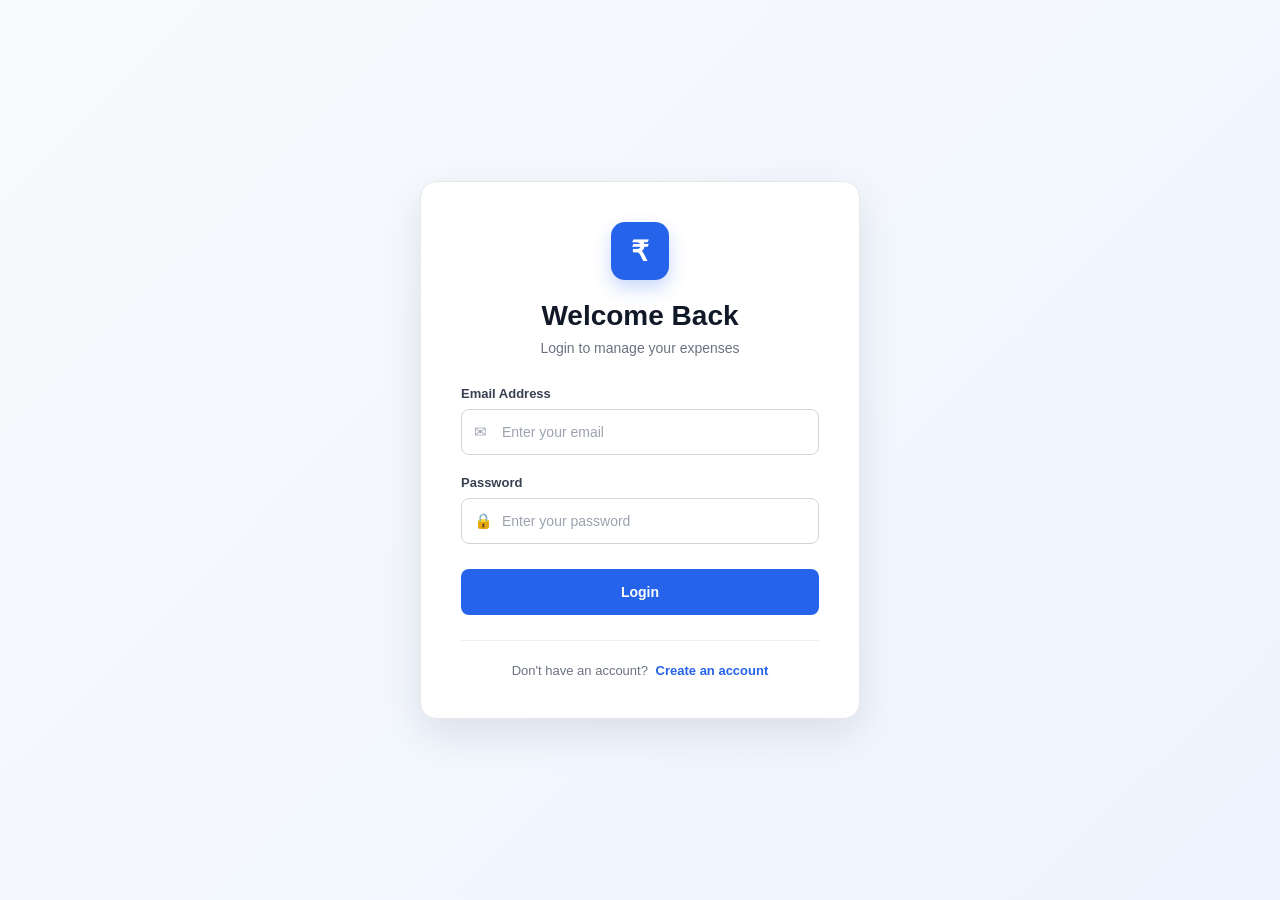
<file: frontend/index.html>
<!DOCTYPE html>
<html lang="en">

<head>

    <meta charset="UTF-8">

    <meta
        name="viewport"
        content="width=device-width, initial-scale=1.0"
    >

    <title>Expense Tracker</title>

</head>

<body>

    <script>

        const token = localStorage.getItem("access_token");

        if (token) {

            window.location.href = "dashboard.html";

        } else {

            window.location.href = "login.html";

        }

    </script>

</body>

</html>
</file>
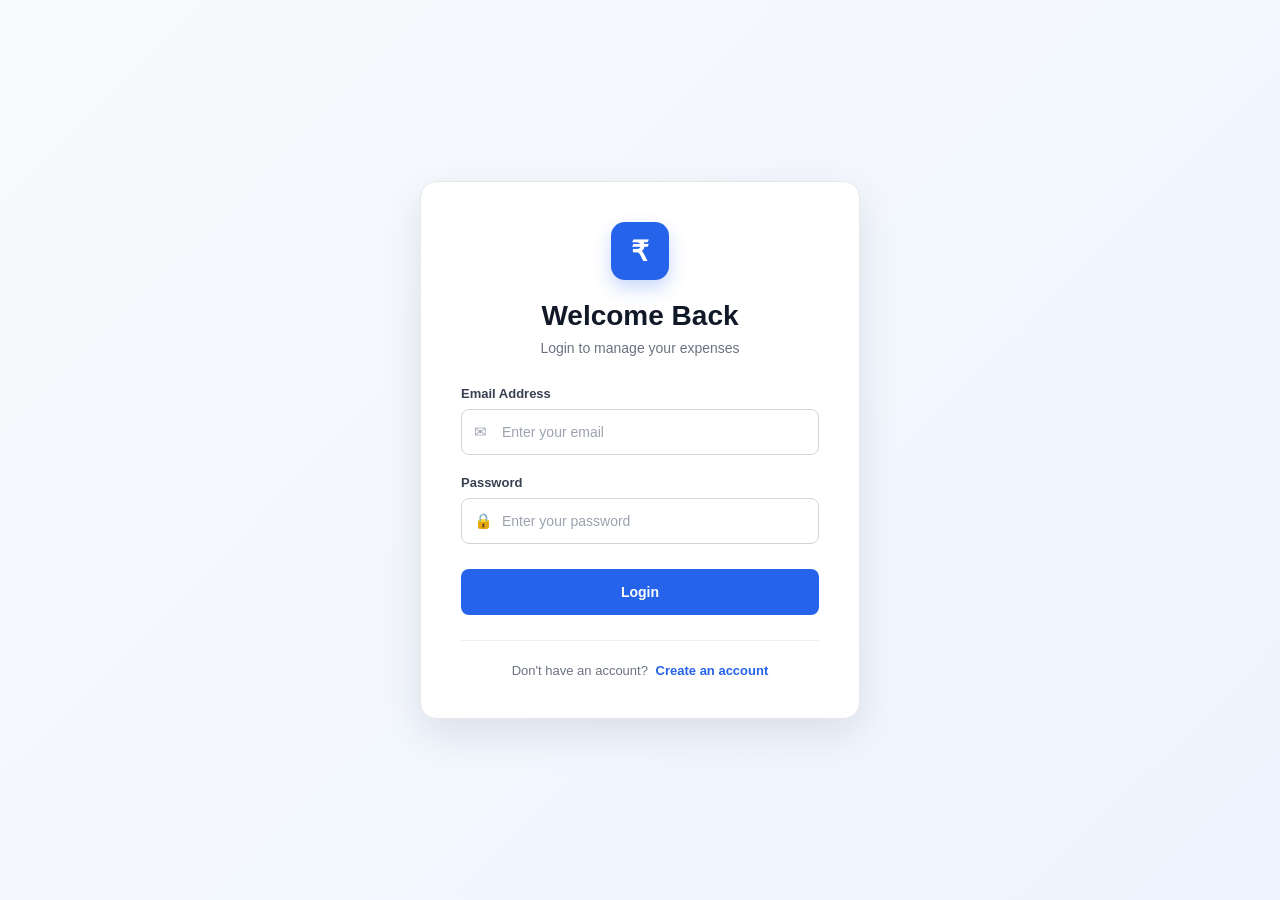
<file: frontend/dashboard.html>
<!DOCTYPE html>
<html lang="en">

<head>

    <meta charset="UTF-8">

    <meta
        name="viewport"
        content="width=device-width, initial-scale=1.0"
    >

    <title>Expense Tracker - Dashboard</title>

    <link
        rel="stylesheet"
        href="css/style.css"
    >

</head>

<body>

    <!-- =========================
         NAVBAR
    ========================== -->

    <nav class="navbar">

        <div class="navbar-content">

            <div class="brand">

                <div class="brand-icon">
                    ₹
                </div>

                <div>

                    <h2>
                        Expense Tracker
                    </h2>

                    <span>
                        Personal Finance
                    </span>

                </div>

            </div>


            <button
                id="logoutBtn"
                class="logout-btn"
            >
                Logout
            </button>

        </div>

    </nav>


    <!-- =========================
         MAIN DASHBOARD
    ========================== -->

    <main class="dashboard-container">


        <!-- =========================
             HEADER
        ========================== -->

        <section class="dashboard-header">

            <div>

                <h1>
                    Dashboard
                </h1>

                <p>
                    Track, manage and analyze your expenses.
                </p>

            </div>


            <button
                id="showExpenseBtn"
                class="add-expense-top-btn"
                type="button"
            >
                + Add Expense
            </button>

        </section>


        <!-- =========================
             SUMMARY CARDS
        ========================== -->

        <section class="summary-container">


            <div class="summary-card">

                <div class="summary-icon">
                    ₹
                </div>

                <div>

                    <p class="summary-label">
                        Total Expenses
                    </p>

                    <h2 id="totalExpenses">
                        ₹0
                    </h2>

                </div>

            </div>


            <div class="summary-card">

                <div class="summary-icon">
                    #
                </div>

                <div>

                    <p class="summary-label">
                        Number of Expenses
                    </p>

                    <h2 id="expenseCount">
                        0
                    </h2>

                </div>

            </div>


        </section>


        <!-- =========================
             ADD EXPENSE FORM
        ========================== -->

        <section
            id="expenseFormSection"
            class="card expense-form-card hidden"
        >

            <div class="card-header">

                <div>

                    <h2>
                        Add New Expense
                    </h2>

                    <p>
                        Enter the details of your expense.
                    </p>

                </div>

            </div>


            <form id="expenseForm">

                <div class="form-row">


                    <div class="form-group">

                        <label for="title">
                            Title
                        </label>

                        <input
                            type="text"
                            id="title"
                            placeholder="e.g. Lunch"
                            required
                        >

                    </div>


                    <div class="form-group">

                        <label for="amount">
                            Amount
                        </label>

                        <div class="amount-input">

                            <span>
                                ₹
                            </span>

                            <input
                                type="number"
                                id="amount"
                                placeholder="0"
                                min="1"
                                required
                            >

                        </div>

                    </div>


                    <div class="form-group">

                        <label for="category">
                            Category
                        </label>

                        <select
                            id="category"
                            required
                        >

                            <option value="">
                                Select category
                            </option>

                            <option value="Food">
                                Food
                            </option>

                            <option value="Travel">
                                Travel
                            </option>

                            <option value="Shopping">
                                Shopping
                            </option>

                            <option value="Bills">
                                Bills
                            </option>

                            <option value="Education">
                                Education
                            </option>

                            <option value="Entertainment">
                                Entertainment
                            </option>

                            <option value="Health">
                                Health
                            </option>

                            <option value="Other">
                                Other
                            </option>

                        </select>

                    </div>


                </div>


                <div class="form-actions">

                    <button
                        type="submit"
                        class="btn primary-btn"
                    >
                        Add Expense
                    </button>


                    <button
                        type="button"
                        id="cancelExpenseBtn"
                        class="btn secondary-btn"
                    >
                        Cancel
                    </button>

                </div>

            </form>

        </section>


        <!-- =========================
             EXPENSES
        ========================== -->

        <section class="card">


            <div class="card-header expense-list-header">

                <div>

                    <h2>
                        My Expenses
                    </h2>

                    <p>
                        View and manage your recent transactions.
                    </p>

                </div>

            </div>


            <!-- =========================
                 SEARCH / FILTER
            ========================== -->

            <div class="filter-container">


                <div class="search-box">

                    <span class="search-icon">
                        🔍
                    </span>

                    <input
                        type="text"
                        id="search"
                        placeholder="Search expenses..."
                    >

                </div>


                <select
                    id="filterCategory"
                    class="category-filter"
                >

                    <option value="">
                        All Categories
                    </option>

                    <option value="Food">
                        Food
                    </option>

                    <option value="Travel">
                        Travel
                    </option>

                    <option value="Shopping">
                        Shopping
                    </option>

                    <option value="Bills">
                        Bills
                    </option>

                    <option value="Education">
                        Education
                    </option>

                    <option value="Entertainment">
                        Entertainment
                    </option>

                    <option value="Health">
                        Health
                    </option>

                    <option value="Other">
                        Other
                    </option>

                </select>


                <button
                    id="searchBtn"
                    class="btn primary-btn search-btn"
                    type="button"
                >
                    Search
                </button>

            </div>


            <!-- =========================
                 EXPENSE LIST
            ========================== -->

            <div
                id="expenseList"
                class="expense-list"
            >

                <div class="loading">
                    Loading expenses...
                </div>

            </div>


            <!-- =========================
                 PAGINATION
            ========================== -->

            <div class="pagination">

                <button
                    id="prevBtn"
                    class="pagination-btn"
                    disabled
                >
                    ← Previous
                </button>


                <div
                    id="pageNumber"
                    class="page-number"
                >
                    Page 1
                </div>


                <button
                    id="nextBtn"
                    class="pagination-btn"
                    disabled
                >
                    Next →
                </button>

            </div>


        </section>


    </main>


    <script src="js/api.js"></script>

    <script src="js/dashboard.js"></script>


    <!-- =========================
         ADD EXPENSE UI
    ========================== -->

    <script>

        const showExpenseBtn =
            document.getElementById(
                "showExpenseBtn"
            );

        const cancelExpenseBtn =
            document.getElementById(
                "cancelExpenseBtn"
            );

        const expenseFormSection =
            document.getElementById(
                "expenseFormSection"
            );


        showExpenseBtn.addEventListener(
            "click",
            function () {

                expenseFormSection.classList.remove(
                    "hidden"
                );

                expenseFormSection.scrollIntoView({
                    behavior: "smooth",
                    block: "start"
                });

            }
        );


        cancelExpenseBtn.addEventListener(
            "click",
            function () {

                expenseFormSection.classList.add(
                    "hidden"
                );

                document
                    .getElementById("expenseForm")
                    .reset();

            }
        );

    </script>

</body>

</html>
</file>
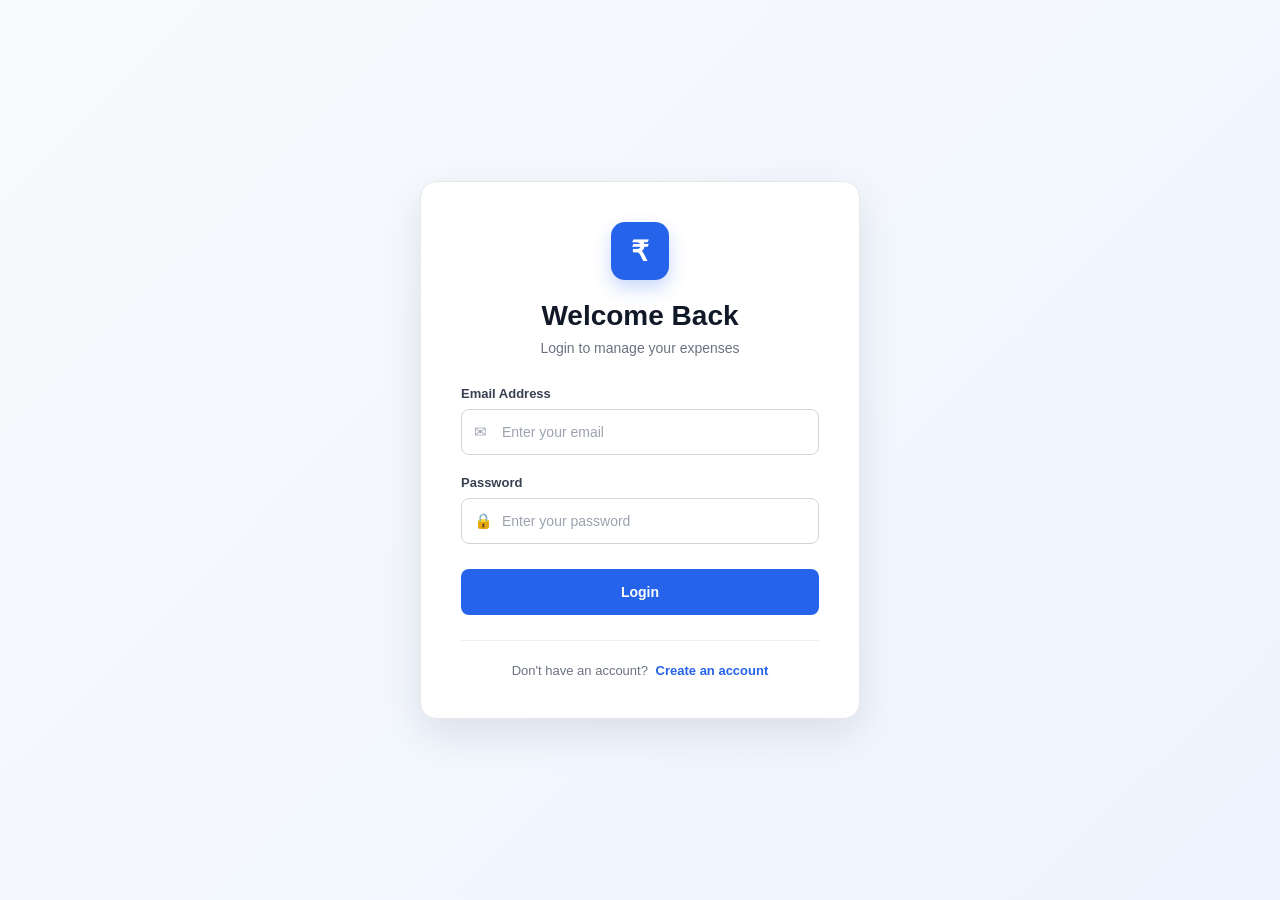
<file: frontend/login.html>
<!DOCTYPE html>
<html lang="en">

<head>

    <meta charset="UTF-8">

    <meta
        name="viewport"
        content="width=device-width, initial-scale=1.0"
    >

    <title>Expense Tracker - Login</title>

    <link
        rel="stylesheet"
        href="css/style.css"
    >

</head>

<body class="auth-page">

    <!-- =========================
         AUTH CONTAINER
    ========================== -->

    <div class="auth-container">

        <div class="auth-card">


            <!-- =========================
                 LOGO
            ========================== -->

            <div class="auth-logo">

                <div class="auth-logo-icon">
                    ₹
                </div>

            </div>


            <!-- =========================
                 HEADING
            ========================== -->

            <div class="auth-header">

                <h1>
                    Welcome Back
                </h1>

                <p>
                    Login to manage your expenses
                </p>

            </div>


            <!-- =========================
                 LOGIN FORM
            ========================== -->

            <form id="loginForm">


                <!-- EMAIL -->

                <div class="form-group">

                    <label for="email">
                        Email Address
                    </label>

                    <div class="input-wrapper">

                        <span class="input-icon">
                            ✉
                        </span>

                        <input
                            type="email"
                            id="email"
                            placeholder="Enter your email"
                            autocomplete="email"
                            required
                        >

                    </div>

                </div>


                <!-- PASSWORD -->

                <div class="form-group">

                    <label for="password">
                        Password
                    </label>

                    <div class="input-wrapper">

                        <span class="input-icon">
                            🔒
                        </span>

                        <input
                            type="password"
                            id="password"
                            placeholder="Enter your password"
                            autocomplete="current-password"
                            required
                        >

                    </div>

                </div>


                <!-- LOGIN BUTTON -->

                <button
                    type="submit"
                    class="auth-btn"
                >
                    Login
                </button>


            </form>


            <!-- =========================
                 REGISTER LINK
            ========================== -->

            <div class="auth-footer">

                <span>
                    Don't have an account?
                </span>

                <a href="register.html">
                    Create an account
                </a>

            </div>


        </div>

    </div>


    <script src="js/api.js"></script>

    <script src="js/auth.js"></script>

</body>

</html>
</file>
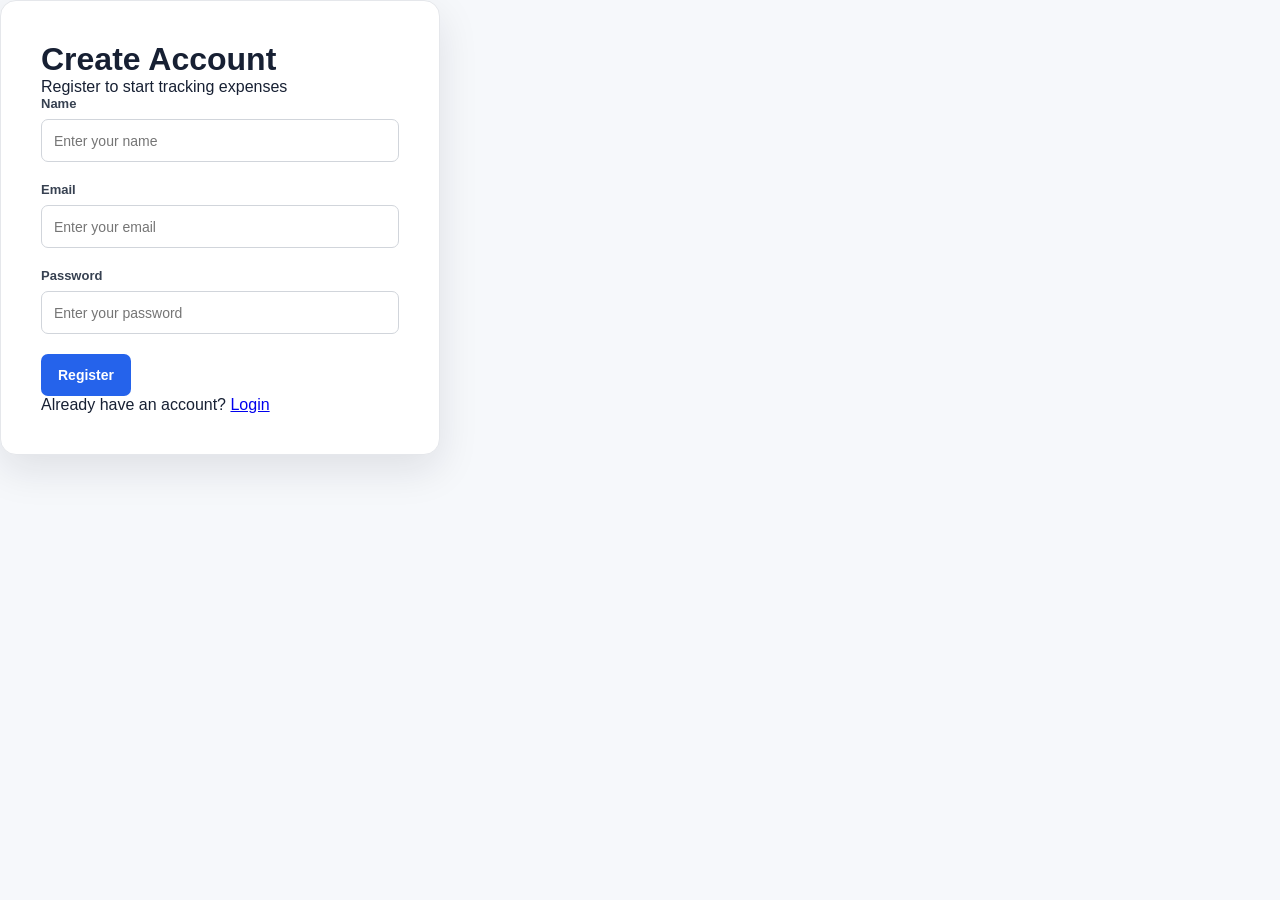
<file: frontend/register.html>
<!DOCTYPE html>
<html lang="en">

<head>

    <meta charset="UTF-8">

    <meta name="viewport" content="width=device-width, initial-scale=1.0">

    <title>Expense Tracker - Register</title>

    <link rel="stylesheet" href="css/style.css">

</head>

<body>

    <div class="auth-container">

        <div class="auth-card">

            <h1>Create Account</h1>

            <p class="auth-subtitle">
                Register to start tracking expenses
            </p>

            <form id="registerForm">

                <div class="form-group">

                    <label for="name">
                        Name
                    </label>

                    <input
                        type="text"
                        id="name"
                        placeholder="Enter your name"
                        required
                    >

                </div>

                <div class="form-group">

                    <label for="email">
                        Email
                    </label>

                    <input
                        type="email"
                        id="email"
                        placeholder="Enter your email"
                        required
                    >

                </div>

                <div class="form-group">

                    <label for="password">
                        Password
                    </label>

                    <input
                        type="password"
                        id="password"
                        placeholder="Enter your password"
                        required
                    >

                </div>

                <button
                    type="submit"
                    class="btn primary-btn"
                >
                    Register
                </button>

            </form>

            <p class="auth-link">

                Already have an account?

                <a href="login.html">
                    Login
                </a>

            </p>

        </div>

    </div>

    <script src="js/api.js"></script>
    <script src="js/auth.js"></script>

</body>

</html>
</file>
<file: frontend/css/style.css>
/* =========================
   GLOBAL
========================= */

* {
    margin: 0;
    padding: 0;
    box-sizing: border-box;
}


body {

    font-family:
        Inter,
        Arial,
        Helvetica,
        sans-serif;

    background: #f6f8fb;

    color: #172033;

    min-height: 100vh;

}


/* =========================
   NAVBAR
========================= */

.navbar {

    background: #111827;

    color: white;

    box-shadow:
        0 2px 10px rgba(0, 0, 0, 0.08);

}


.navbar-content {

    max-width: 1200px;

    margin: auto;

    padding: 15px 24px;

    display: flex;

    justify-content: space-between;

    align-items: center;

}


.brand {

    display: flex;

    align-items: center;

    gap: 12px;

}


.brand-icon {

    width: 40px;

    height: 40px;

    border-radius: 10px;

    background: #2563eb;

    display: flex;

    align-items: center;

    justify-content: center;

    font-size: 20px;

    font-weight: bold;

}


.brand h2 {

    font-size: 19px;

    line-height: 1.2;

}


.brand span {

    display: block;

    color: #9ca3af;

    font-size: 12px;

    margin-top: 2px;

}


/* =========================
   LOGOUT
========================= */

.logout-btn {

    border: none;

    background: #ef4444;

    color: white;

    padding: 9px 17px;

    border-radius: 7px;

    cursor: pointer;

    font-size: 14px;

    font-weight: 600;

    transition: 0.2s;

}


.logout-btn:hover {

    background: #dc2626;

}


/* =========================
   DASHBOARD
========================= */

.dashboard-container {

    max-width: 1200px;

    margin: auto;

    padding: 35px 24px 50px;

}


/* =========================
   DASHBOARD HEADER
========================= */

.dashboard-header {

    display: flex;

    justify-content: space-between;

    align-items: center;

    margin-bottom: 25px;

}


.dashboard-header h1 {

    font-size: 30px;

    margin-bottom: 6px;

    color: #111827;

}


.dashboard-header p {

    color: #6b7280;

    font-size: 14px;

}


.add-expense-top-btn {

    border: none;

    background: #2563eb;

    color: white;

    padding: 11px 18px;

    border-radius: 7px;

    cursor: pointer;

    font-size: 14px;

    font-weight: 600;

    transition: 0.2s;

}


.add-expense-top-btn:hover {

    background: #1d4ed8;

}


/* =========================
   SUMMARY
========================= */

.summary-container {

    display: grid;

    grid-template-columns:
        repeat(2, 1fr);

    gap: 20px;

    margin-bottom: 25px;

}


.summary-card {

    background: white;

    border: 1px solid #e5e7eb;

    border-radius: 12px;

    padding: 22px;

    display: flex;

    align-items: center;

    gap: 16px;

    box-shadow:
        0 2px 8px
        rgba(15, 23, 42, 0.04);

}


.summary-icon {

    width: 48px;

    height: 48px;

    border-radius: 10px;

    background: #eff6ff;

    color: #2563eb;

    display: flex;

    align-items: center;

    justify-content: center;

    font-size: 21px;

    font-weight: bold;

}


.summary-label {

    color: #6b7280;

    font-size: 13px;

    margin-bottom: 5px;

}


.summary-card h2 {

    font-size: 25px;

    color: #111827;

}


/* =========================
   CARD
========================= */

.card {

    background: white;

    border: 1px solid #e5e7eb;

    border-radius: 12px;

    padding: 25px;

    margin-bottom: 25px;

    box-shadow:
        0 2px 8px
        rgba(15, 23, 42, 0.04);

}


.card-header {

    margin-bottom: 22px;

}


.card-header h2 {

    font-size: 19px;

    color: #111827;

    margin-bottom: 5px;

}


.card-header p {

    color: #6b7280;

    font-size: 13px;

}


.hidden {

    display: none;

}


/* =========================
   FORM
========================= */

.form-row {

    display: grid;

    grid-template-columns:
        1fr 1fr 1fr;

    gap: 20px;

}


.form-group {

    margin-bottom: 10px;

}


.form-group label {

    display: block;

    font-size: 13px;

    font-weight: 600;

    color: #374151;

    margin-bottom: 7px;

}


.form-group input,
.form-group select,
.category-filter {

    width: 100%;

    height: 43px;

    border: 1px solid #d1d5db;

    border-radius: 7px;

    padding: 0 12px;

    background: white;

    color: #111827;

    font-size: 14px;

    outline: none;

    transition: 0.2s;

}


.form-group input:focus,
.form-group select:focus,
.category-filter:focus {

    border-color: #2563eb;

    box-shadow:
        0 0 0 3px
        rgba(37, 99, 235, 0.1);

}


/* =========================
   AMOUNT
========================= */

.amount-input {

    position: relative;

}


.amount-input span {

    position: absolute;

    left: 12px;

    top: 50%;

    transform: translateY(-50%);

    color: #6b7280;

    font-weight: 600;

}


.amount-input input {

    padding-left: 30px;

}


/* =========================
   FORM BUTTONS
========================= */

.form-actions {

    display: flex;

    gap: 10px;

    margin-top: 15px;

}


.btn {

    height: 42px;

    border: none;

    border-radius: 7px;

    padding: 0 17px;

    cursor: pointer;

    font-size: 14px;

    font-weight: 600;

    transition: 0.2s;

}


.primary-btn {

    background: #2563eb;

    color: white;

}


.primary-btn:hover {

    background: #1d4ed8;

}


.secondary-btn {

    background: #f3f4f6;

    color: #374151;

    border: 1px solid #d1d5db;

}


.secondary-btn:hover {

    background: #e5e7eb;

}


/* =========================
   FILTER
========================= */

.filter-container {

    display: grid;

    grid-template-columns:
        1fr 190px auto;

    gap: 12px;

    margin-bottom: 22px;

}


.search-box {

    position: relative;

}


.search-box input {

    width: 100%;

    height: 42px;

    border: 1px solid #d1d5db;

    border-radius: 7px;

    padding:
        0 12px 0 38px;

    font-size: 14px;

    outline: none;

}


.search-box input:focus {

    border-color: #2563eb;

    box-shadow:
        0 0 0 3px
        rgba(37, 99, 235, 0.1);

}


.search-icon {

    position: absolute;

    left: 12px;

    top: 50%;

    transform: translateY(-50%);

    font-size: 14px;

    color: #6b7280;

}


.category-filter {

    height: 42px;

}


.search-btn {

    height: 42px;

}


/* =========================
   EXPENSE TABLE
========================= */

.expense-list {

    overflow-x: auto;

}


.expense-table {

    width: 100%;

    border-collapse: collapse;

}


.expense-table th {

    background: #f8fafc;

    color: #64748b;

    font-size: 12px;

    text-transform: uppercase;

    letter-spacing: 0.4px;

    text-align: left;

    padding: 13px 15px;

    border-bottom:
        1px solid #e5e7eb;

}


.expense-table td {

    padding: 15px;

    border-bottom:
        1px solid #eef0f3;

    font-size: 14px;

    color: #374151;

}


.expense-table tbody tr:hover {

    background: #f8fafc;

}


.expense-table td:nth-child(2) {

    font-weight: 700;

    color: #111827;

}


/* =========================
   CATEGORY BADGE
========================= */

.expense-table td:nth-child(3) {

    font-weight: 600;

}


/* =========================
   EDIT BUTTON
========================= */

.edit-btn {

    background: #eff6ff;

    color: #2563eb;

    border: 1px solid #bfdbfe;

    padding: 7px 12px;

    border-radius: 6px;

    cursor: pointer;

    font-size: 12px;

    font-weight: 600;

    margin-right: 6px;

}


.edit-btn:hover {

    background: #dbeafe;

}


/* =========================
   DELETE BUTTON
========================= */

.delete-btn {

    background: #fef2f2;

    color: #dc2626;

    border: 1px solid #fecaca;

    padding: 7px 12px;

    border-radius: 6px;

    cursor: pointer;

    font-size: 12px;

    font-weight: 600;

}


.delete-btn:hover {

    background: #fee2e2;

}


/* =========================
   PAGINATION
========================= */

.pagination {

    display: flex;

    justify-content: center;

    align-items: center;

    gap: 18px;

    margin-top: 25px;

    padding-top: 20px;

    border-top:
        1px solid #eef0f3;

}


.pagination-btn {

    border: 1px solid #d1d5db;

    background: white;

    color: #374151;

    height: 38px;

    padding: 0 15px;

    border-radius: 7px;

    cursor: pointer;

    font-size: 13px;

    font-weight: 600;

    transition: 0.2s;

}


.pagination-btn:hover:not(:disabled) {

    background: #eff6ff;

    border-color: #93c5fd;

    color: #2563eb;

}


.pagination-btn:disabled {

    background: #f3f4f6;

    color: #9ca3af;

    border-color: #e5e7eb;

    cursor: not-allowed;

}


.page-number {

    font-size: 13px;

    font-weight: 600;

    color: #374151;

    min-width: 60px;

    text-align: center;

}


/* =========================
   LOADING / EMPTY
========================= */

.loading {

    text-align: center;

    padding: 40px;

    color: #6b7280;

    font-size: 14px;

}


/* =========================
   RESPONSIVE
========================= */

@media (max-width: 850px) {

    .dashboard-header {

        align-items: flex-start;

        gap: 15px;

        flex-direction: column;

    }


    .form-row {

        grid-template-columns: 1fr;

    }


    .filter-container {

        grid-template-columns: 1fr;

    }


    .summary-container {

        grid-template-columns: 1fr;

    }

}


@media (max-width: 550px) {

    .navbar-content {

        padding: 12px 15px;

    }


    .dashboard-container {

        padding:
            25px 15px 40px;

    }


    .card {

        padding: 18px;

    }


    .dashboard-header h1 {

        font-size: 25px;

    }


    .brand h2 {

        font-size: 16px;

    }


    .brand span {

        display: none;

    }


    .logout-btn {

        padding:
            8px 12px;

    }


    .form-actions {

        flex-direction: column;

    }


    .form-actions .btn {

        width: 100%;

    }


    .pagination {

        gap: 10px;

    }

}



/* =====================================================
   AUTHENTICATION PAGE
===================================================== */

.auth-page {

    min-height: 100vh;

    background:
        linear-gradient(
            135deg,
            #f8fafc 0%,
            #eef4ff 100%
        );

    display: flex;

    align-items: center;

    justify-content: center;

    padding: 30px 20px;

}


/* =========================
   AUTH CONTAINER
========================= */

.auth-container {

    width: 100%;

    max-width: 440px;

}


/* =========================
   AUTH CARD
========================= */

.auth-card {

    background: #ffffff;

    border: 1px solid #e5e7eb;

    border-radius: 16px;

    padding: 40px;

    box-shadow:
        0 15px 40px
        rgba(15, 23, 42, 0.10);

}


/* =========================
   LOGO
========================= */

.auth-logo {

    display: flex;

    justify-content: center;

    margin-bottom: 20px;

}


.auth-logo-icon {

    width: 58px;

    height: 58px;

    border-radius: 14px;

    background: #2563eb;

    color: white;

    display: flex;

    align-items: center;

    justify-content: center;

    font-size: 28px;

    font-weight: 700;

    box-shadow:
        0 8px 18px
        rgba(37, 99, 235, 0.25);

}


/* =========================
   AUTH HEADER
========================= */

.auth-header {

    text-align: center;

    margin-bottom: 30px;

}


.auth-header h1 {

    font-size: 28px;

    color: #111827;

    margin-bottom: 8px;

}


.auth-header p {

    font-size: 14px;

    color: #6b7280;

}


/* =========================
   AUTH FORM
========================= */

.auth-card .form-group {

    margin-bottom: 20px;

}


.auth-card .form-group label {

    display: block;

    margin-bottom: 8px;

    font-size: 13px;

    font-weight: 600;

    color: #374151;

}


/* =========================
   INPUT WRAPPER
========================= */

.input-wrapper {

    position: relative;

    width: 100%;

}


.input-icon {

    position: absolute;

    left: 13px;

    top: 50%;

    transform: translateY(-50%);

    color: #9ca3af;

    font-size: 15px;

    pointer-events: none;

}


/* =========================
   AUTH INPUT
========================= */

.input-wrapper input {

    width: 100%;

    height: 46px;

    border: 1px solid #d1d5db;

    border-radius: 8px;

    background: #ffffff;

    color: #111827;

    font-size: 14px;

    padding:
        0 13px 0 40px;

    outline: none;

    transition:
        border-color 0.2s,
        box-shadow 0.2s;

}


.input-wrapper input::placeholder {

    color: #9ca3af;

}


.input-wrapper input:focus {

    border-color: #2563eb;

    box-shadow:
        0 0 0 3px
        rgba(37, 99, 235, 0.10);

}


/* =========================
   LOGIN BUTTON
========================= */

.auth-btn {

    width: 100%;

    height: 46px;

    border: none;

    border-radius: 8px;

    background: #2563eb;

    color: white;

    font-size: 14px;

    font-weight: 600;

    cursor: pointer;

    margin-top: 5px;

    transition:
        background 0.2s,
        transform 0.1s;

}


.auth-btn:hover {

    background: #1d4ed8;

}


.auth-btn:active {

    transform: translateY(1px);

}


/* =========================
   AUTH FOOTER
========================= */

.auth-footer {

    text-align: center;

    margin-top: 25px;

    padding-top: 22px;

    border-top:
        1px solid #eef0f3;

    font-size: 13px;

    color: #6b7280;

}


.auth-footer a {

    color: #2563eb;

    text-decoration: none;

    font-weight: 600;

    margin-left: 4px;

}


.auth-footer a:hover {

    text-decoration: underline;

}


/* =========================
   MOBILE
========================= */

@media (max-width: 500px) {

    .auth-page {

        padding: 20px 15px;

    }


    .auth-card {

        padding: 30px 22px;

        border-radius: 13px;

    }


    .auth-header h1 {

        font-size: 25px;

    }

}
</file>
